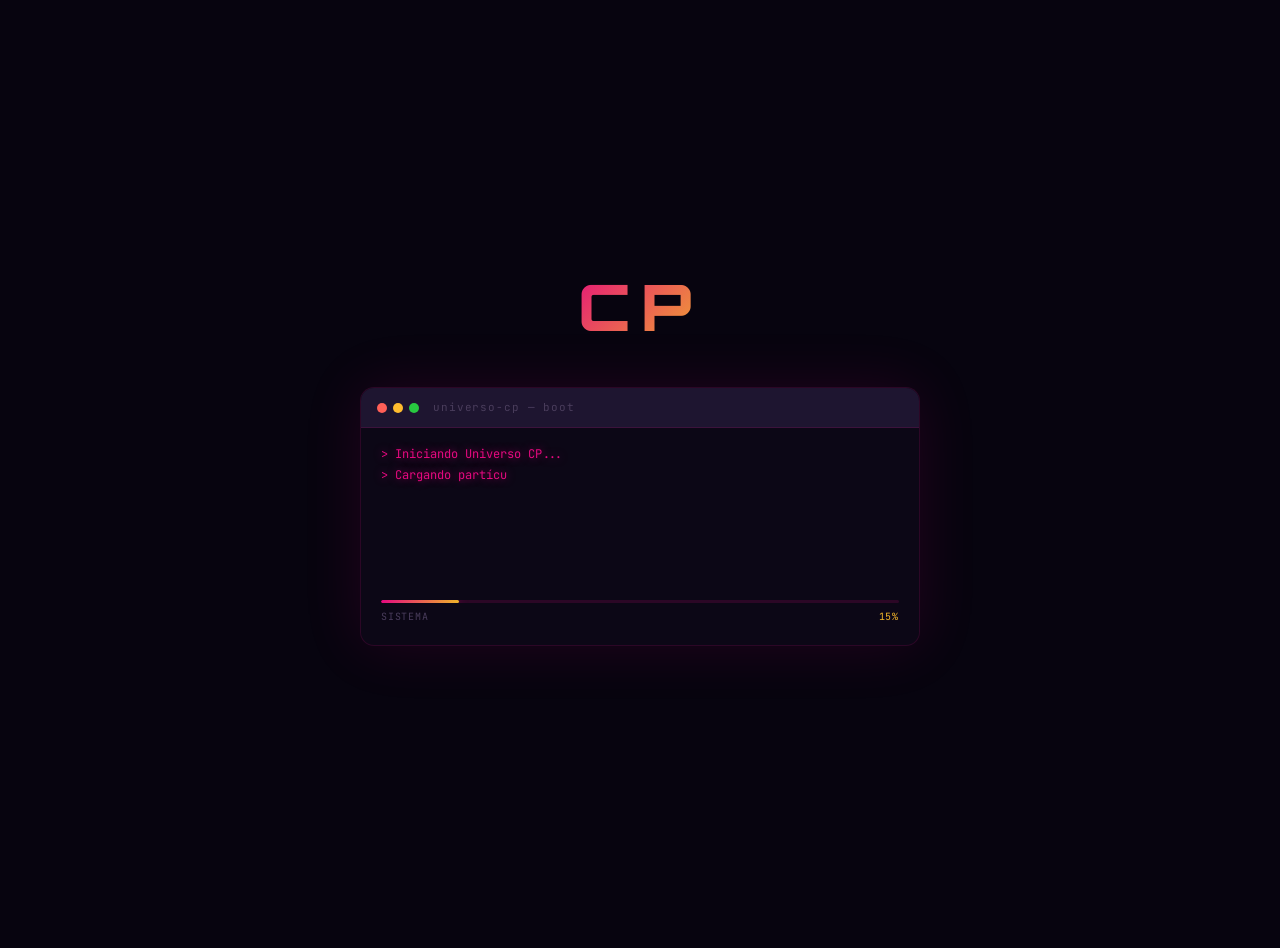
<file: index.html>
<!DOCTYPE html>
<html lang="es">
<head>
    <meta charset="UTF-8">
    <meta name="viewport" content="width=device-width, initial-scale=1.0">
    <meta name="theme-color" content="#07040f">
    <meta name="description" content="Portafolio de Cleidy Priscila Pérez Casia — Desarrolladora de Software apasionada por la tecnología y las soluciones digitales.">
    <title>Cleidy Pérez | Portafolio</title>
    <link rel="preconnect" href="https://fonts.googleapis.com">
    <link rel="preconnect" href="https://fonts.gstatic.com" crossorigin>
    <link rel="stylesheet" href="https://fonts.googleapis.com/css2?family=Space+Grotesk:wght@300;400;500;600;700&family=Orbitron:wght@400;500;700;900&family=JetBrains+Mono:wght@400;500&display=swap">
    <link rel="stylesheet" href="./CSS/style.css">
</head>
<body>

    <!-- ── Cinematic boot loader ───────────────── -->
    <div id="loader-overlay" aria-label="Cargando portafolio" role="status">
        <p class="loader__logo">CP</p>
        <div class="loader__terminal">
            <div class="loader__terminal-bar">
                <span class="loader__terminal-dot"></span>
                <span class="loader__terminal-dot"></span>
                <span class="loader__terminal-dot"></span>
                <span class="loader__terminal-title">universo-cp — boot</span>
            </div>
            <div id="loader-lines"></div>
            <div class="loader__progress-wrap">
                <div class="loader__progress-track">
                    <div id="loader-bar"></div>
                </div>
                <div class="loader__progress-label">
                    <span>SISTEMA</span>
                    <span id="loader-percent">0%</span>
                </div>
            </div>
        </div>
    </div>

    <!-- ── Star field canvas (always visible) ─── -->
    <canvas id="star-canvas" aria-hidden="true"></canvas>

    <!-- Custom cursor -->
    <div id="cursor-dot" aria-hidden="true"></div>
    <div id="cursor-ring" aria-hidden="true"></div>

    <!-- HUD grid background -->
    <div class="hud-grid" aria-hidden="true"></div>

    <!-- Header -->
    <header class="site-header">
        <div class="site-header__inner">
            <a class="brand" href="./index.html" aria-label="Cleidy Pérez, inicio">
                <span class="brand__mark" aria-hidden="true">CP</span>
                <span>Cleidy Pérez</span>
            </a>
            <nav class="site-nav" aria-label="Navegación principal">
                <ul class="site-nav__list">
                    <li><a class="site-nav__link" href="./presentacion.html">Sobre mí</a></li>
                    <li><a class="site-nav__link" href="./skills.html">Habilidades</a></li>
                    <li><a class="site-nav__link" href="./projects.html">Proyectos</a></li>
                    <li><a class="site-nav__link" href="./contacts.html">Contacto</a></li>
                </ul>
            </nav>
        </div>
    </header>

    <!-- Hero -->
    <main class="home" aria-label="Inicio">
        <!-- Particle canvas -->
        <canvas id="particles-canvas" aria-hidden="true"></canvas>

        <!-- HUD corners -->
        <span class="hud-corner hud-corner--tl" aria-hidden="true"></span>
        <span class="hud-corner hud-corner--tr" aria-hidden="true"></span>
        <span class="hud-corner hud-corner--bl" aria-hidden="true"></span>
        <span class="hud-corner hud-corner--br" aria-hidden="true"></span>

        <div class="home__content">
            <!-- Status badge -->
            <div class="home__status" aria-label="Estado: disponible">
                <span class="home__status-dot" aria-hidden="true"></span>
                Disponible para proyectos
            </div>

            <!-- Main title -->
            <h1 class="home__title">
                <span class="home__title-name">
                    <span class="glitch" data-text="Cleidy Pérez">Cleidy Pérez</span>
                </span>
            </h1>

            <!-- Typing role -->
            <div class="home__role-container" aria-live="polite">
                <span class="home__role-prefix">Soy</span>
                <span class="home__role-text" id="typing-role" aria-label="Rol profesional"></span>
                <span class="typing-cursor" aria-hidden="true"></span>
            </div>

            <p class="home__description">
                Apasionada por la tecnología y las soluciones digitales.<br>
                Construyo experiencias web que combinan diseño, funcionalidad y código limpio.
            </p>

            <div class="home__actions">
                <a class="button" href="./presentacion.html" id="cta-about">
                    <span>Sobre mí</span>
                    <span aria-hidden="true">→</span>
                </a>
                <a class="button button--ghost" href="./projects.html" id="cta-projects">
                    <span>Proyectos</span>
                </a>
                <a class="button button--ghost" href="./projects.html#applications" id="cta-apps">
                    <span>Aplicaciones</span>
                </a>
            </div>

            <!-- Secondary links -->
            <div class="home__secondary-links" aria-label="Accesos rápidos">
                <a href="./skills.html" id="link-skills-hero">// Habilidades</a>
                <span aria-hidden="true">·</span>
                <a href="./contacts.html" id="link-contact-hero">// Contacto</a>
            </div>
        </div>

        <!-- Scroll indicator -->
        <div class="home__scroll" aria-hidden="true">
            <span class="home__scroll-line"></span>
            <span>scroll</span>
        </div>
    </main>

    <!-- Toast notification -->
    <div id="toast" role="status" aria-live="polite"></div>

    <!-- Konami Easter Egg Overlay -->
    <div id="konami-overlay" role="dialog" aria-modal="true" aria-labelledby="konami-title">
        <div class="konami-content">
            <p class="konami-title" id="konami-title">✦ CÓDIGO DESBLOQUEADO ✦</p>
            <p class="konami-sub">¡Encontraste el Easter Egg del Universo CP!<br>¡Eres un/a verdadero/a gamer!</p>
            <button class="konami-close" id="konami-close">[ ESC ] Cerrar</button>
        </div>
    </div>

    <!-- Scripts — loader first so it shows before anything else -->
    <script src="./JS/loader.js"></script>
    <script src="./JS/stars.js" defer></script>
    <script src="./JS/cursor.js" defer></script>
    <script src="./JS/particles.js" defer></script>
    <script src="./JS/game-effects.js" defer></script>
    <script src="./JS/animations.js" defer></script>
</body>
</html>
</file>
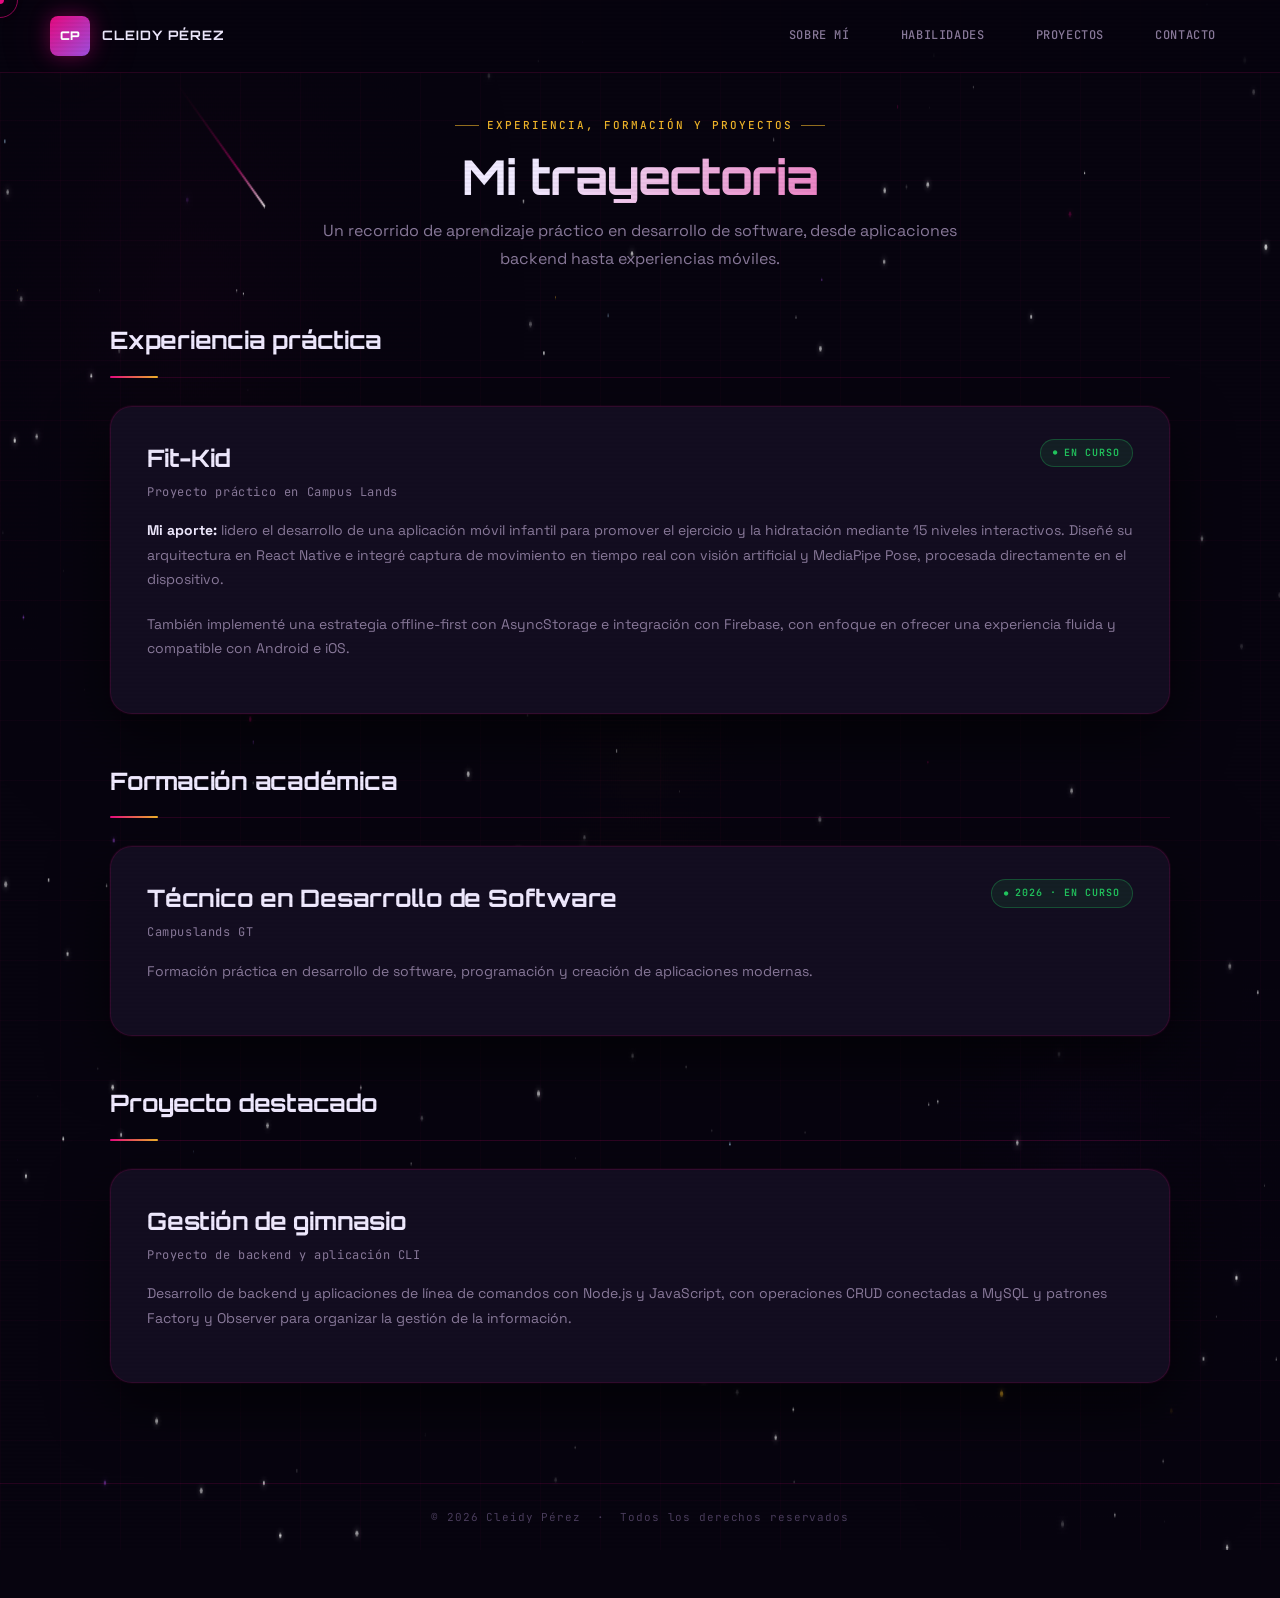
<file: information.html>
<!DOCTYPE html>
<html lang="es">
<head>
    <meta charset="UTF-8">
    <meta name="viewport" content="width=device-width, initial-scale=1.0">
    <meta name="theme-color" content="#07040f">
    <meta name="description" content="Trayectoria profesional, formación y proyectos de desarrollo de software de Cleidy Pérez.">
    <title>Trayectoria | Cleidy Pérez</title>
    <link rel="preconnect" href="https://fonts.googleapis.com">
    <link rel="preconnect" href="https://fonts.gstatic.com" crossorigin>
    <link rel="stylesheet" href="https://fonts.googleapis.com/css2?family=Space+Grotesk:wght@300;400;500;600;700&family=Orbitron:wght@400;500;700;900&family=JetBrains+Mono:wght@400;500&display=swap">
    <link rel="stylesheet" href="./CSS/style.css">
</head>
<body>
    <canvas id="star-canvas" aria-hidden="true"></canvas>

    <div id="cursor-dot" aria-hidden="true"></div>
    <div id="cursor-ring" aria-hidden="true"></div>
    <div class="hud-grid" aria-hidden="true"></div>

    <header class="site-header">
        <div class="site-header__inner">
            <a class="brand" href="./index.html" aria-label="Cleidy Pérez, inicio">
                <span class="brand__mark" aria-hidden="true">CP</span>
                <span>Cleidy Pérez</span>
            </a>
            <nav class="site-nav" aria-label="Navegación principal">
                <ul class="site-nav__list">
                    <li><a class="site-nav__link" href="./presentacion.html">Sobre mí</a></li>
                    <li><a class="site-nav__link" href="./skills.html">Habilidades</a></li>
                    <li><a class="site-nav__link" href="./projects.html">Proyectos</a></li>
                    <li><a class="site-nav__link" href="./contacts.html">Contacto</a></li>
                </ul>
            </nav>
        </div>
    </header>

    <main class="page-shell">
        <p class="eyebrow">Experiencia, formación y proyectos</p>
        <h1 class="page-heading">Mi trayectoria</h1>
        <p class="page-intro">Un recorrido de aprendizaje práctico en desarrollo de software, desde aplicaciones backend hasta experiencias móviles.</p>

        <!-- Experiencia práctica -->
        <section class="section-block" aria-labelledby="experience-title">
            <h2 class="section-title" id="experience-title">Experiencia práctica</h2>
            <div class="resume-list">
                <article class="resume-card card" id="exp-fitkid">
                    <div class="resume-card__top">
                        <div>
                            <h3 class="resume-card__title">Fit-Kid</h3>
                            <p class="resume-card__subtitle">Proyecto práctico en Campus Lands</p>
                        </div>
                        <span class="resume-card__date" aria-label="Estado: en curso">En curso</span>
                    </div>
                    <p class="resume-card__description"><strong style="color:var(--text-primary)">Mi aporte:</strong> lidero el desarrollo de una aplicación móvil infantil para promover el ejercicio y la hidratación mediante 15 niveles interactivos. Diseñé su arquitectura en React Native e integré captura de movimiento en tiempo real con visión artificial y MediaPipe Pose, procesada directamente en el dispositivo.</p>
                    <p class="resume-card__description">También implementé una estrategia offline-first con AsyncStorage e integración con Firebase, con enfoque en ofrecer una experiencia fluida y compatible con Android e iOS.</p>
                </article>
            </div>
        </section>

        <!-- Formación académica -->
        <section class="section-block" aria-labelledby="education-title">
            <h2 class="section-title" id="education-title">Formación académica</h2>
            <article class="resume-card card" id="edu-campus">
                <div class="resume-card__top">
                    <div>
                        <h3 class="resume-card__title">Técnico en Desarrollo de Software</h3>
                        <p class="resume-card__subtitle">Campuslands GT</p>
                    </div>
                    <span class="resume-card__date" aria-label="Estado: en curso">2026 · En curso</span>
                </div>
                <p class="resume-card__description">Formación práctica en desarrollo de software, programación y creación de aplicaciones modernas.</p>
            </article>
        </section>

        <!-- Proyecto destacado -->
        <section class="section-block" aria-labelledby="project-title">
            <h2 class="section-title" id="project-title">Proyecto destacado</h2>
            <article class="resume-card card" id="exp-gym">
                <div class="resume-card__top">
                    <div>
                        <h3 class="resume-card__title">Gestión de gimnasio</h3>
                        <p class="resume-card__subtitle">Proyecto de backend y aplicación CLI</p>
                    </div>
                </div>
                <p class="resume-card__description">Desarrollo de backend y aplicaciones de línea de comandos con Node.js y JavaScript, con operaciones CRUD conectadas a MySQL y patrones Factory y Observer para organizar la gestión de la información.</p>
            </article>
        </section>
    </main>

    <footer class="site-footer">
        <p>&copy; 2026 Cleidy Pérez &nbsp;·&nbsp; Todos los derechos reservados</p>
    </footer>

    <div id="toast" role="status" aria-live="polite"></div>
    <div id="konami-overlay" role="dialog" aria-modal="true" aria-labelledby="konami-title">
        <div class="konami-content">
            <p class="konami-title" id="konami-title">✦ CÓDIGO DESBLOQUEADO ✦</p>
            <p class="konami-sub">¡Encontraste el Easter Egg del Universo CP!</p>
            <button class="konami-close" id="konami-close">[ ESC ] Cerrar</button>
        </div>
    </div>

    <script src="./JS/stars.js" defer></script>
    <script src="./JS/cursor.js" defer></script>
    <script src="./JS/game-effects.js" defer></script>
    <script src="./JS/animations.js" defer></script>
</body>
</html>
</file>
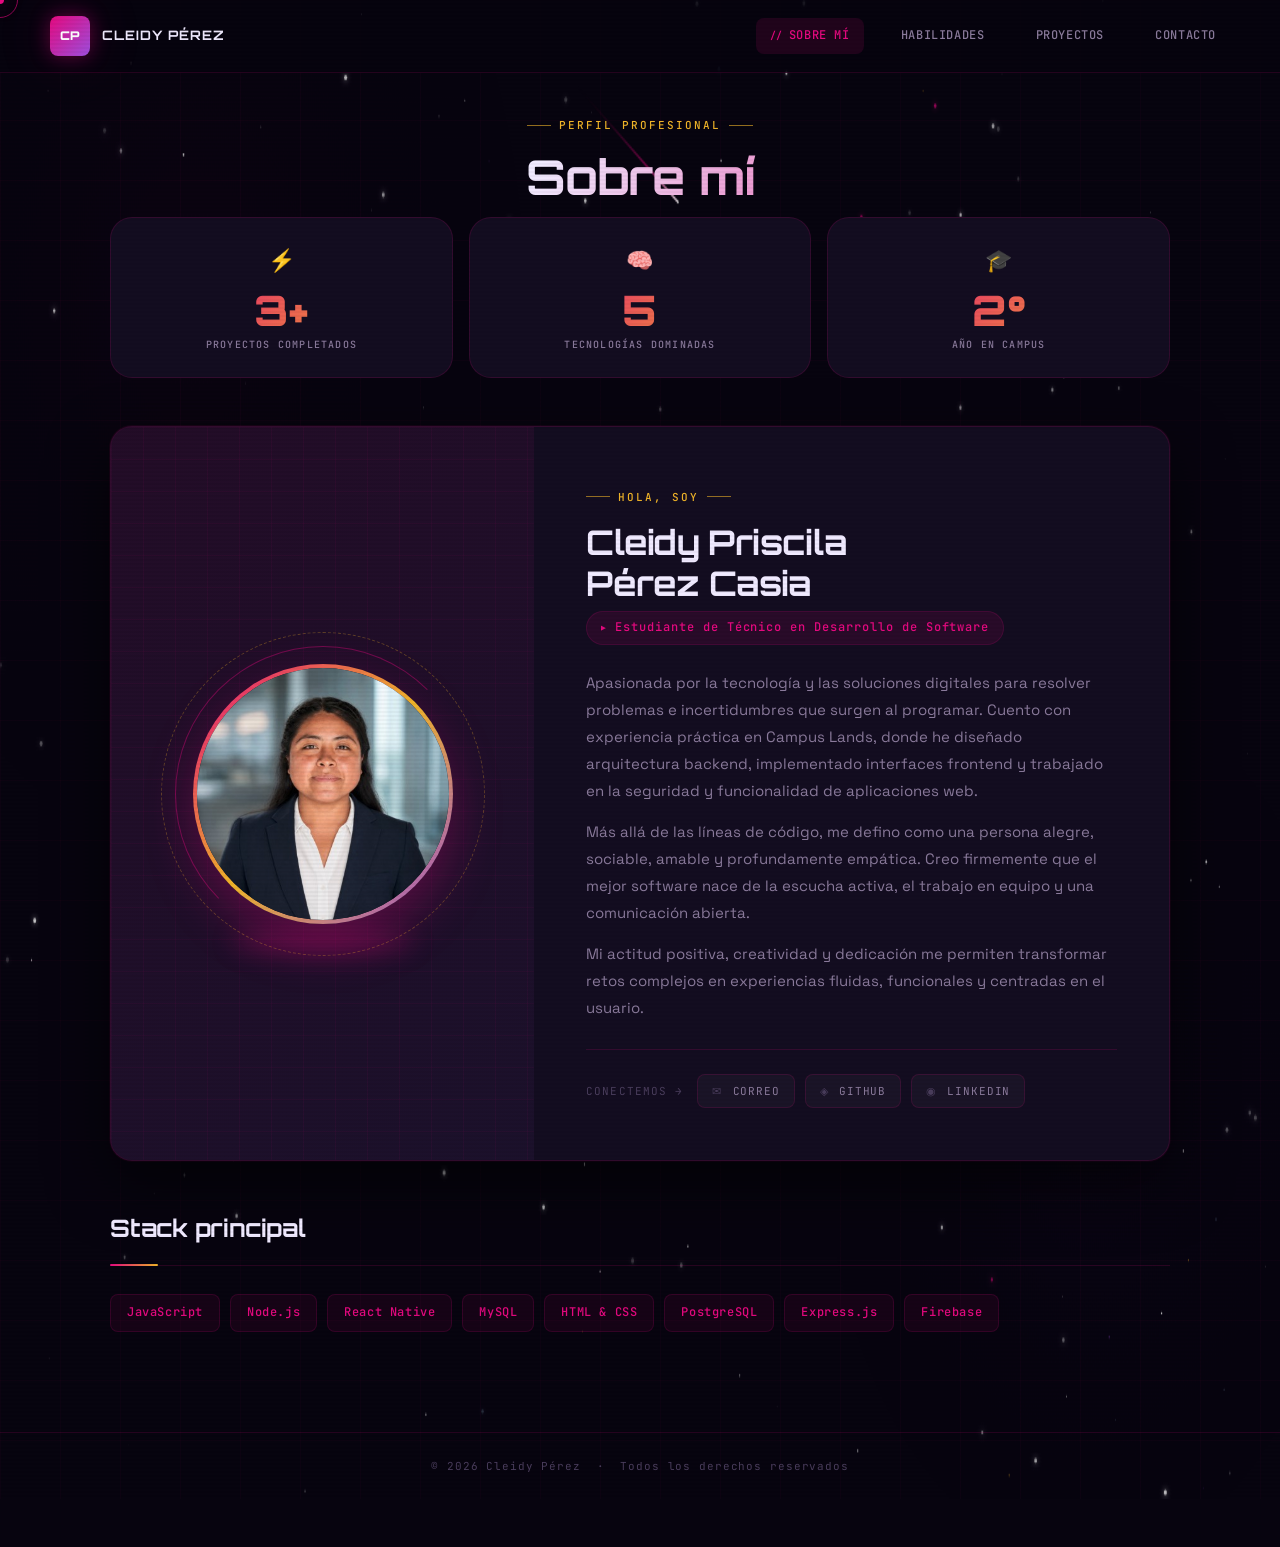
<file: presentacion.html>
<!DOCTYPE html>
<html lang="es">
<head>
    <meta charset="UTF-8">
    <meta name="viewport" content="width=device-width, initial-scale=1.0">
    <meta name="theme-color" content="#07040f">
    <meta name="description" content="Sobre mí: conoce a Cleidy Pérez, estudiante de Desarrollo de Software apasionada por las soluciones digitales.">
    <title>Sobre mí | Cleidy Pérez</title>
    <link rel="preconnect" href="https://fonts.googleapis.com">
    <link rel="preconnect" href="https://fonts.gstatic.com" crossorigin>
    <link rel="stylesheet" href="https://fonts.googleapis.com/css2?family=Space+Grotesk:wght@300;400;500;600;700&family=Orbitron:wght@400;500;700;900&family=JetBrains+Mono:wght@400;500&display=swap">
    <link rel="stylesheet" href="./CSS/style.css">
</head>
<body>
    <canvas id="star-canvas" aria-hidden="true"></canvas>

    <div id="cursor-dot" aria-hidden="true"></div>
    <div id="cursor-ring" aria-hidden="true"></div>
    <div class="hud-grid" aria-hidden="true"></div>

    <header class="site-header">
        <div class="site-header__inner">
            <a class="brand" href="./index.html" aria-label="Cleidy Pérez, inicio">
                <span class="brand__mark" aria-hidden="true">CP</span>
                <span>Cleidy Pérez</span>
            </a>
            <nav class="site-nav" aria-label="Navegación principal">
                <ul class="site-nav__list">
                    <li><a class="site-nav__link" href="./presentacion.html" aria-current="page">Sobre mí</a></li>
                    <li><a class="site-nav__link" href="./skills.html">Habilidades</a></li>
                    <li><a class="site-nav__link" href="./projects.html">Proyectos</a></li>
                    <li><a class="site-nav__link" href="./contacts.html">Contacto</a></li>
                </ul>
            </nav>
        </div>
    </header>

    <main class="page-shell">
        <p class="eyebrow">Perfil profesional</p>
        <h1 class="page-heading">Sobre mí</h1>

        <!-- Stats RPG -->
        <div class="stats-row" aria-label="Estadísticas">
            <div class="stat-card reveal">
                <span class="stat-card__icon" aria-hidden="true">⚡</span>
                <div class="stat-card__number count-up" data-target="3" data-suffix="+">0+</div>
                <div class="stat-card__label">Proyectos completados</div>
            </div>
            <div class="stat-card reveal">
                <span class="stat-card__icon" aria-hidden="true">🧠</span>
                <div class="stat-card__number count-up" data-target="5" data-suffix="">0</div>
                <div class="stat-card__label">Tecnologías dominadas</div>
            </div>
            <div class="stat-card reveal">
                <span class="stat-card__icon" aria-hidden="true">🎓</span>
                <div class="stat-card__number count-up" data-target="2" data-suffix="°">0°</div>
                <div class="stat-card__label">Año en campus</div>
            </div>
        </div>

        <!-- Profile card -->
        <section class="profile card reveal" aria-labelledby="profile-title">
            <div class="profile__visual">
                <div class="profile__portrait">
                    <span class="profile__shadow" aria-hidden="true"></span>
                    <img class="profile__avatar" src="./IMG/portafolio.png"
                         alt="Fotografía profesional de Cleidy Pérez"
                         width="260" height="260">
                </div>
            </div>
            <div class="profile__content">
                <p class="eyebrow" style="justify-content:flex-start; width:auto;">Hola, soy</p>
                <h2 class="profile__title" id="profile-title">Cleidy Priscila<br>Pérez Casia</h2>
                <span class="profile__role">Estudiante de Técnico en Desarrollo de Software</span>
                <p class="profile__description">Apasionada por la tecnología y las soluciones digitales para resolver problemas e incertidumbres que surgen al programar. Cuento con experiencia práctica en Campus Lands, donde he diseñado arquitectura backend, implementado interfaces frontend y trabajado en la seguridad y funcionalidad de aplicaciones web.</p>
                <p class="profile__description">Más allá de las líneas de código, me defino como una persona alegre, sociable, amable y profundamente empática. Creo firmemente que el mejor software nace de la escucha activa, el trabajo en equipo y una comunicación abierta.</p>
                <p class="profile__description">Mi actitud positiva, creatividad y dedicación me permiten transformar retos complejos en experiencias fluidas, funcionales y centradas en el usuario.</p>

                <div class="profile__connect">
                    <span>Conectemos →</span>
                    <a href="mailto:perezcleidy069@gmail.com" id="link-email">
                        <span aria-hidden="true">✉</span> Correo
                    </a>
                    <a href="https://github.com/perezcleidy069-sketch" target="_blank" rel="noopener noreferrer" id="link-github">
                        <span aria-hidden="true">◈</span> GitHub
                    </a>
                    <a href="https://www.linkedin.com/in/cleidy-p%C3%A9rez-a107b226b/" target="_blank" rel="noopener noreferrer" id="link-linkedin">
                        <span aria-hidden="true">◉</span> LinkedIn
                    </a>
                </div>
            </div>
        </section>

        <!-- Skills highlight -->
        <section class="section-block" aria-labelledby="highlights-title">
            <h2 class="section-title" id="highlights-title">Stack principal</h2>
            <ul class="skills-list" aria-label="Habilidades principales">
                <li class="skill">JavaScript</li>
                <li class="skill">Node.js</li>
                <li class="skill">React Native</li>
                <li class="skill">MySQL</li>
                <li class="skill">HTML &amp; CSS</li>
                <li class="skill">PostgreSQL</li>
                <li class="skill">Express.js</li>
                <li class="skill">Firebase</li>
            </ul>
        </section>
    </main>

    <footer class="site-footer">
        <p>&copy; 2026 Cleidy Pérez &nbsp;·&nbsp; Todos los derechos reservados</p>
    </footer>

    <div id="toast" role="status" aria-live="polite"></div>
    <div id="konami-overlay" role="dialog" aria-modal="true" aria-labelledby="konami-title">
        <div class="konami-content">
            <p class="konami-title" id="konami-title">✦ CÓDIGO DESBLOQUEADO ✦</p>
            <p class="konami-sub">¡Encontraste el Easter Egg del Universo CP!</p>
            <button class="konami-close" id="konami-close">[ ESC ] Cerrar</button>
        </div>
    </div>

    <script src="./JS/stars.js" defer></script>
    <script src="./JS/cursor.js" defer></script>
    <script src="./JS/game-effects.js" defer></script>
    <script src="./JS/animations.js" defer></script>
</body>
</html>
</file>
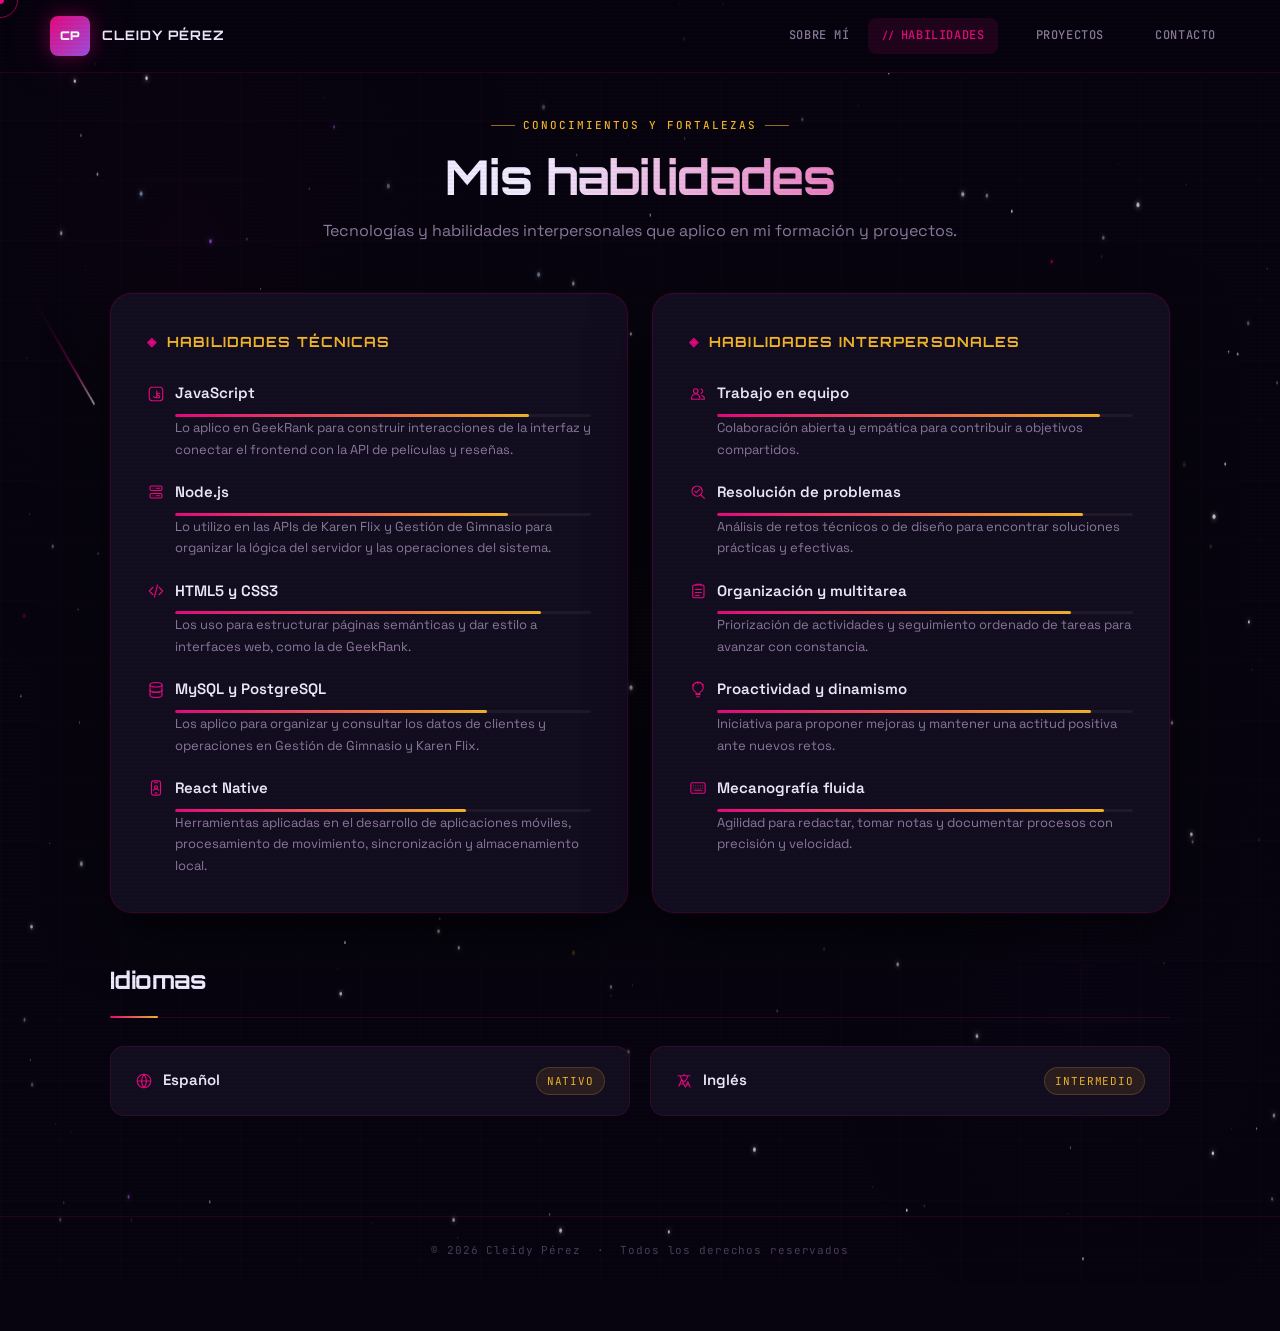
<file: skills.html>
<!DOCTYPE html>
<html lang="es">
<head>
    <meta charset="UTF-8">
    <meta name="viewport" content="width=device-width, initial-scale=1.0">
    <meta name="theme-color" content="#07040f">
    <meta name="description" content="Habilidades técnicas, interpersonales e idiomas de Cleidy Pérez — Desarrolladora de Software.">
    <title>Habilidades | Cleidy Pérez</title>
    <link rel="preconnect" href="https://fonts.googleapis.com">
    <link rel="preconnect" href="https://fonts.gstatic.com" crossorigin>
    <link rel="stylesheet" href="https://fonts.googleapis.com/css2?family=Space+Grotesk:wght@300;400;500;600;700&family=Orbitron:wght@400;500;700;900&family=JetBrains+Mono:wght@400;500&display=swap">
    <link rel="stylesheet" href="./CSS/style.css">
</head>
<body>
    <canvas id="star-canvas" aria-hidden="true"></canvas>

    <div id="cursor-dot" aria-hidden="true"></div>
    <div id="cursor-ring" aria-hidden="true"></div>
    <div class="hud-grid" aria-hidden="true"></div>

    <header class="site-header">
        <div class="site-header__inner">
            <a class="brand" href="./index.html" aria-label="Cleidy Pérez, inicio">
                <span class="brand__mark" aria-hidden="true">CP</span>
                <span>Cleidy Pérez</span>
            </a>
            <nav class="site-nav" aria-label="Navegación principal">
                <ul class="site-nav__list">
                    <li><a class="site-nav__link" href="./presentacion.html">Sobre mí</a></li>
                    <li><a class="site-nav__link" href="./skills.html" aria-current="page">Habilidades</a></li>
                    <li><a class="site-nav__link" href="./projects.html">Proyectos</a></li>
                    <li><a class="site-nav__link" href="./contacts.html">Contacto</a></li>
                </ul>
            </nav>
        </div>
    </header>

    <main class="page-shell">
        <p class="eyebrow">Conocimientos y fortalezas</p>
        <h1 class="page-heading">Mis habilidades</h1>
        <p class="page-intro">Tecnologías y habilidades interpersonales que aplico en mi formación y proyectos.</p>

        <section class="skill-groups" aria-label="Habilidades">

            <!-- Technical skills -->
            <article class="skill-group card" aria-labelledby="tech-title">
                <h2 class="skill-group__title" id="tech-title">Habilidades técnicas</h2>
                <ul class="skill-detail-list">
                    <li>
                        <h3 class="skill-detail__title">
                            <svg class="skill-icon" viewBox="0 0 24 24" aria-hidden="true"><rect x="3" y="3" width="18" height="18" rx="4"></rect><path d="M13 8v7a2 2 0 0 1-4 0M17 11h-2a1.5 1.5 0 0 0 0 3h.5a1.5 1.5 0 0 1 0 3H13"></path></svg>
                            JavaScript
                        </h3>
                        <div class="skill-bar" role="progressbar" aria-valuenow="85" aria-valuemin="0" aria-valuemax="100" aria-label="Nivel JavaScript: 85%">
                            <div class="skill-bar__fill" data-pct="85"></div>
                        </div>
                        <p class="skill-detail__description">Lo aplico en GeekRank para construir interacciones de la interfaz y conectar el frontend con la API de películas y reseñas.</p>
                    </li>
                    <li>
                        <h3 class="skill-detail__title">
                            <svg class="skill-icon" viewBox="0 0 24 24" aria-hidden="true"><rect x="4" y="4" width="16" height="6" rx="2"></rect><rect x="4" y="14" width="16" height="6" rx="2"></rect><path d="M8 7h.01M8 17h.01M12 7h5M12 17h5"></path></svg>
                            Node.js
                        </h3>
                        <div class="skill-bar" role="progressbar" aria-valuenow="80" aria-valuemin="0" aria-valuemax="100" aria-label="Nivel Node.js: 80%">
                            <div class="skill-bar__fill" data-pct="80"></div>
                        </div>
                        <p class="skill-detail__description">Lo utilizo en las APIs de Karen Flix y Gestión de Gimnasio para organizar la lógica del servidor y las operaciones del sistema.</p>
                    </li>
                    <li>
                        <h3 class="skill-detail__title">
                            <svg class="skill-icon" viewBox="0 0 24 24" aria-hidden="true"><path d="m8 7-5 5 5 5M16 7l5 5-5 5M14 4l-4 16"></path></svg>
                            HTML5 y CSS3
                        </h3>
                        <div class="skill-bar" role="progressbar" aria-valuenow="88" aria-valuemin="0" aria-valuemax="100" aria-label="Nivel HTML y CSS: 88%">
                            <div class="skill-bar__fill" data-pct="88"></div>
                        </div>
                        <p class="skill-detail__description">Los uso para estructurar páginas semánticas y dar estilo a interfaces web, como la de GeekRank.</p>
                    </li>
                    <li>
                        <h3 class="skill-detail__title">
                            <svg class="skill-icon" viewBox="0 0 24 24" aria-hidden="true"><ellipse cx="12" cy="5" rx="8" ry="3"></ellipse><path d="M4 5v7c0 1.7 3.6 3 8 3s8-1.3 8-3V5M4 12v7c0 1.7 3.6 3 8 3s8-1.3 8-3v-7"></path><path d="M4 12c0 1.7 3.6 3 8 3s8-1.3 8-3"></path></svg>
                            MySQL y PostgreSQL
                        </h3>
                        <div class="skill-bar" role="progressbar" aria-valuenow="75" aria-valuemin="0" aria-valuemax="100" aria-label="Nivel bases de datos: 75%">
                            <div class="skill-bar__fill" data-pct="75"></div>
                        </div>
                        <p class="skill-detail__description">Los aplico para organizar y consultar los datos de clientes y operaciones en Gestión de Gimnasio y Karen Flix.</p>
                    </li>
                    <li>
                        <h3 class="skill-detail__title">
                            <svg class="skill-icon" viewBox="0 0 24 24" aria-hidden="true"><rect x="6" y="2.5" width="12" height="19" rx="2.5"></rect><path d="M10 5h4M11 18.5h2"></path><circle cx="12" cy="11" r="2"></circle><path d="M8.5 15a4.5 4.5 0 0 1 7 0"></path></svg>
                            React Native
                        </h3>
                        <div class="skill-bar" role="progressbar" aria-valuenow="70" aria-valuemin="0" aria-valuemax="100" aria-label="Nivel React Native: 70%">
                            <div class="skill-bar__fill" data-pct="70"></div>
                        </div>
                        <p class="skill-detail__description">Herramientas aplicadas en el desarrollo de aplicaciones móviles, procesamiento de movimiento, sincronización y almacenamiento local.</p>
                    </li>
                </ul>
            </article>

            <!-- Soft skills -->
            <article class="skill-group card" aria-labelledby="soft-title">
                <h2 class="skill-group__title" id="soft-title">Habilidades interpersonales</h2>
                <ul class="skill-detail-list">
                    <li>
                        <h3 class="skill-detail__title">
                            <svg class="skill-icon" viewBox="0 0 24 24" aria-hidden="true"><circle cx="9" cy="8" r="3"></circle><path d="M3.5 19v-1.5a5.5 5.5 0 0 1 11 0V19zM16 5.5a3 3 0 0 1 0 5.8M17 14a4.5 4.5 0 0 1 3.5 4.4V19h-4"></path></svg>
                            Trabajo en equipo
                        </h3>
                        <div class="skill-bar" role="progressbar" aria-valuenow="92" aria-valuemin="0" aria-valuemax="100" aria-label="Trabajo en equipo: 92%">
                            <div class="skill-bar__fill" data-pct="92"></div>
                        </div>
                        <p class="skill-detail__description">Colaboración abierta y empática para contribuir a objetivos compartidos.</p>
                    </li>
                    <li>
                        <h3 class="skill-detail__title">
                            <svg class="skill-icon" viewBox="0 0 24 24" aria-hidden="true"><circle cx="10.8" cy="10.8" r="6.8"></circle><path d="m16 16 4.5 4.5M8 11l1.8 1.8L14 8.5"></path></svg>
                            Resolución de problemas
                        </h3>
                        <div class="skill-bar" role="progressbar" aria-valuenow="88" aria-valuemin="0" aria-valuemax="100" aria-label="Resolución de problemas: 88%">
                            <div class="skill-bar__fill" data-pct="88"></div>
                        </div>
                        <p class="skill-detail__description">Análisis de retos técnicos o de diseño para encontrar soluciones prácticas y efectivas.</p>
                    </li>
                    <li>
                        <h3 class="skill-detail__title">
                            <svg class="skill-icon" viewBox="0 0 24 24" aria-hidden="true"><rect x="5" y="4" width="15" height="17" rx="2"></rect><path d="M9 4.5V3h7v1.5M8.5 10h8M8.5 14h8M8.5 18h5"></path></svg>
                            Organización y multitarea
                        </h3>
                        <div class="skill-bar" role="progressbar" aria-valuenow="85" aria-valuemin="0" aria-valuemax="100" aria-label="Organización: 85%">
                            <div class="skill-bar__fill" data-pct="85"></div>
                        </div>
                        <p class="skill-detail__description">Priorización de actividades y seguimiento ordenado de tareas para avanzar con constancia.</p>
                    </li>
                    <li>
                        <h3 class="skill-detail__title">
                            <svg class="skill-icon" viewBox="0 0 24 24" aria-hidden="true"><path d="M9 18h6M10 21h4M8.5 14.5a7 7 0 1 1 7 0c-.9.7-1.3 1.5-1.5 2.5h-4c-.2-1-.6-1.8-1.5-2.5zM12 2v2M4.9 4.9l1.4 1.4M19.1 4.9l-1.4 1.4"></path></svg>
                            Proactividad y dinamismo
                        </h3>
                        <div class="skill-bar" role="progressbar" aria-valuenow="90" aria-valuemin="0" aria-valuemax="100" aria-label="Proactividad: 90%">
                            <div class="skill-bar__fill" data-pct="90"></div>
                        </div>
                        <p class="skill-detail__description">Iniciativa para proponer mejoras y mantener una actitud positiva ante nuevos retos.</p>
                    </li>
                    <li>
                        <h3 class="skill-detail__title">
                            <svg class="skill-icon" viewBox="0 0 24 24" aria-hidden="true"><rect x="2.5" y="5" width="19" height="14" rx="2"></rect><path d="M6 9h.01M9 9h.01M12 9h.01M15 9h.01M18 9h.01M6 12h.01M9 12h.01M12 12h.01M15 12h.01M18 12h.01M7 15h10"></path></svg>
                            Mecanografía fluida
                        </h3>
                        <div class="skill-bar" role="progressbar" aria-valuenow="93" aria-valuemin="0" aria-valuemax="100" aria-label="Mecanografía: 93%">
                            <div class="skill-bar__fill" data-pct="93"></div>
                        </div>
                        <p class="skill-detail__description">Agilidad para redactar, tomar notas y documentar procesos con precisión y velocidad.</p>
                    </li>
                </ul>
            </article>
        </section>

        <!-- Languages -->
        <section class="section-block" aria-labelledby="languages-title">
            <h2 class="section-title" id="languages-title">Idiomas</h2>
            <div class="language-list">
                <div class="language-item">
                    <span class="language-item__name">
                        <svg class="skill-icon" viewBox="0 0 24 24" aria-hidden="true"><circle cx="12" cy="12" r="9"></circle><path d="M3 12h18M12 3a14 14 0 0 1 0 18M12 3a14 14 0 0 0 0 18"></path></svg>
                        Español
                    </span>
                    <span class="language-item__level">Nativo</span>
                </div>
                <div class="language-item">
                    <span class="language-item__name">
                        <svg class="skill-icon" viewBox="0 0 24 24" aria-hidden="true"><path d="M4 5h16M12 3v2M7 5c.6 4 3.4 7 6.5 8M17 5c-.5 3-2 5.5-4 7.5M5 19l4-9 4 9M6.3 16h5.4M14 20l3-7 3 7M15.3 17h3.4"></path></svg>
                        Inglés
                    </span>
                    <span class="language-item__level">Intermedio</span>
                </div>
            </div>
        </section>
    </main>

    <footer class="site-footer">
        <p>&copy; 2026 Cleidy Pérez &nbsp;·&nbsp; Todos los derechos reservados</p>
    </footer>

    <div id="toast" role="status" aria-live="polite"></div>
    <div id="konami-overlay" role="dialog" aria-modal="true" aria-labelledby="konami-title">
        <div class="konami-content">
            <p class="konami-title" id="konami-title">✦ CÓDIGO DESBLOQUEADO ✦</p>
            <p class="konami-sub">¡Encontraste el Easter Egg del Universo CP!</p>
            <button class="konami-close" id="konami-close">[ ESC ] Cerrar</button>
        </div>
    </div>

    <script src="./JS/stars.js" defer></script>
    <script src="./JS/cursor.js" defer></script>
    <script src="./JS/game-effects.js" defer></script>
    <script src="./JS/animations.js" defer></script>
</body>
</html>
</file>
<file: CSS/style.css>
/* ================================================================
   CLEIDY PÉREZ — UNIVERSO CP | DARK GALACTIC PORTFOLIO
   ================================================================ */
/* Google Fonts are loaded via <link> tags in each HTML file */

/* ── Design Tokens ────────────────────────────────────────────── */
:root {
    color-scheme: dark;

    /* Backgrounds */
    --bg-deep:     #07040f;
    --bg-mid:      #0f0a1a;
    --bg-surface:  #160f24;
    --bg-elevated: #1e1530;
    --bg-card:     #130d20;

    /* Neon Accents (original palette evolved) */
    --neon-pink:   #e5097f;
    --neon-pink-2: #c0145e;
    --neon-gold:   #f0b429;
    --neon-gold-2: #b8891e;
    --neon-purple: #9d4edd;
    --neon-cyan:   #00d4ff;

    /* Text */
    --text-primary: #f0eaff;
    --text-muted:   #8a7a9b;
    --text-faint:   #4a3d5c;

    /* Borders & Glows */
    --border-subtle:   rgba(229, 9, 127, 0.15);
    --border-mid:      rgba(229, 9, 127, 0.28);
    --border-bright:   rgba(229, 9, 127, 0.55);
    --glow-pink:       0 0 20px rgba(229, 9, 127, 0.4), 0 0 60px rgba(229, 9, 127, 0.15);
    --glow-gold:       0 0 20px rgba(240, 180, 41, 0.4), 0 0 60px rgba(240, 180, 41, 0.1);
    --glow-purple:     0 0 20px rgba(157, 78, 221, 0.4);

    /* Shadows */
    --shadow-card:     0 24px 60px rgba(0,0,0,0.6), 0 0 0 1px rgba(229,9,127,0.08);
    --shadow-hover:    0 32px 80px rgba(0,0,0,0.7), 0 0 0 1px rgba(229,9,127,0.2);

    /* Typography */
    --font-display: 'Orbitron', monospace;
    --font-body:    'Space Grotesk', 'Segoe UI', sans-serif;
    --font-mono:    'JetBrains Mono', monospace;

    /* Radius */
    --radius-sm:   8px;
    --radius-md:   14px;
    --radius-lg:   22px;
    --radius-xl:   32px;

    /* Transitions */
    --ease-spring: cubic-bezier(0.22, 1, 0.36, 1);
    --ease-out:    cubic-bezier(0.16, 1, 0.3, 1);
}

/* ── Reset & Base ─────────────────────────────────────────────── */
*, *::before, *::after {
    box-sizing: border-box;
    margin: 0;
    padding: 0;
}

html {
    min-width: 320px;
    scroll-behavior: smooth;
}

body {
    min-height: 100vh;
    background: var(--bg-deep);
    color: var(--text-primary);
    font-family: var(--font-body);
    line-height: 1.65;
    -webkit-font-smoothing: antialiased;
    overflow-x: hidden;
    cursor: none;
}

/* Hide default cursor globally when custom cursor is active */
body.cursor-active,
body.cursor-active * {
    cursor: none !important;
}

a {
    color: inherit;
    text-decoration: none;
}

a:focus-visible {
    outline: 2px solid var(--neon-pink);
    outline-offset: 4px;
    border-radius: 4px;
}

img {
    max-width: 100%;
    display: block;
}

/* ── Custom Cursor ────────────────────────────────────────────── */
#cursor-dot {
    position: fixed;
    top: 0; left: 0;
    width: 8px; height: 8px;
    background: var(--neon-pink);
    border-radius: 50%;
    pointer-events: none;
    z-index: 10000;
    transform: translate(-50%, -50%);
    transition: transform 0.08s ease, background 0.2s ease;
    box-shadow: var(--glow-pink);
}

#cursor-ring {
    position: fixed;
    top: 0; left: 0;
    width: 36px; height: 36px;
    border: 1.5px solid rgba(229, 9, 127, 0.6);
    border-radius: 50%;
    pointer-events: none;
    z-index: 9999;
    transform: translate(-50%, -50%);
    transition: transform 0.18s var(--ease-spring), width 0.25s ease, height 0.25s ease, border-color 0.25s ease;
}

#cursor-ring.hovering {
    width: 56px; height: 56px;
    border-color: var(--neon-gold);
    border-width: 2px;
}

/* ── Scanline Overlay ─────────────────────────────────────────── */
body::before {
    content: '';
    position: fixed;
    inset: 0;
    background: repeating-linear-gradient(
        0deg,
        transparent,
        transparent 2px,
        rgba(0, 0, 0, 0.03) 2px,
        rgba(0, 0, 0, 0.03) 4px
    );
    pointer-events: none;
    z-index: 9998;
}

/* ── HUD Grid Background ──────────────────────────────────────── */
.hud-grid {
    position: fixed;
    inset: 0;
    background-image:
        linear-gradient(rgba(229, 9, 127, 0.03) 1px, transparent 1px),
        linear-gradient(90deg, rgba(229, 9, 127, 0.03) 1px, transparent 1px);
    background-size: 60px 60px;
    pointer-events: none;
    z-index: -1;
}

/* ── Header / Nav ─────────────────────────────────────────────── */
.site-header {
    position: fixed;
    top: 0; left: 0; right: 0;
    z-index: 1000;
    background: rgba(7, 4, 15, 0.85);
    backdrop-filter: blur(20px) saturate(1.4);
    -webkit-backdrop-filter: blur(20px) saturate(1.4);
    border-bottom: 1px solid var(--border-subtle);
    transition: background 0.3s ease, border-color 0.3s ease;
}

.site-header.scrolled {
    background: rgba(7, 4, 15, 0.97);
    border-bottom-color: var(--border-mid);
}

.site-header__inner {
    display: flex;
    width: min(1180px, calc(100% - 48px));
    min-height: 72px;
    margin: 0 auto;
    align-items: center;
    justify-content: space-between;
    gap: 24px;
}

/* Brand */
.brand {
    display: inline-flex;
    align-items: center;
    gap: 12px;
    font-family: var(--font-display);
    font-size: 13px;
    font-weight: 700;
    letter-spacing: 0.08em;
    text-transform: uppercase;
    color: var(--text-primary);
    transition: transform 0.2s ease;
}

.brand:hover {
    transform: translateY(-1px);
}

.brand__mark {
    display: grid;
    width: 40px;
    height: 40px;
    place-items: center;
    border-radius: var(--radius-sm);
    background: linear-gradient(135deg, var(--neon-pink), var(--neon-purple));
    color: #fff;
    font-family: var(--font-display);
    font-size: 12px;
    font-weight: 900;
    letter-spacing: 0.05em;
    box-shadow: var(--glow-pink);
    animation: brand-pulse 3s ease-in-out infinite;
}

@keyframes brand-pulse {
    0%, 100% { box-shadow: var(--glow-pink); }
    50% { box-shadow: 0 0 30px rgba(229,9,127,0.6), 0 0 80px rgba(229,9,127,0.2); }
}

/* Nav */
.site-nav__list {
    display: flex;
    align-items: center;
    gap: 4px;
    list-style: none;
    flex-wrap: wrap;
    overflow-x: auto;
    -ms-overflow-style: none;
    scrollbar-width: none;
}
.site-nav__list::-webkit-scrollbar { display: none; }

.site-nav__link {
    display: inline-flex;
    align-items: center;
    gap: 6px;
    padding: 8px 14px;
    border-radius: var(--radius-sm);
    color: var(--text-muted);
    font-family: var(--font-mono);
    font-size: 12px;
    font-weight: 500;
    letter-spacing: 0.05em;
    text-transform: uppercase;
    transition: color 0.2s ease, background 0.2s ease;
    position: relative;
}

.site-nav__link::before {
    content: '//';
    font-size: 10px;
    opacity: 0;
    transform: translateX(-4px);
    transition: opacity 0.2s ease, transform 0.2s ease;
    color: var(--neon-pink);
}

.site-nav__link:hover::before,
.site-nav__link[aria-current="page"]::before {
    opacity: 1;
    transform: translateX(0);
}

.site-nav__link:hover,
.site-nav__link[aria-current="page"] {
    color: var(--text-primary);
    background: rgba(229, 9, 127, 0.1);
}

.site-nav__link[aria-current="page"] {
    color: var(--neon-pink);
    background: rgba(229, 9, 127, 0.12);
}

/* ── Page Layout ──────────────────────────────────────────────── */
.page-shell {
    width: min(1060px, calc(100% - 48px));
    margin: 0 auto;
    padding: 108px 0 100px;
    position: relative;
    z-index: 1;
}

.page-heading {
    margin: 0 0 14px;
    font-family: var(--font-display);
    font-size: clamp(28px, 5vw, 48px);
    font-weight: 700;
    letter-spacing: -0.02em;
    line-height: 1.1;
    text-align: center;
    background: linear-gradient(120deg, var(--text-primary) 40%, var(--neon-pink));
    background-clip: text;
    -webkit-background-clip: text;
    -webkit-text-fill-color: transparent;
}

.page-intro {
    max-width: 640px;
    margin: 0 auto 48px;
    color: var(--text-muted);
    font-size: 16px;
    line-height: 1.75;
    text-align: center;
}

.eyebrow {
    display: inline-flex;
    align-items: center;
    gap: 8px;
    margin: 0 0 16px;
    color: var(--neon-gold);
    font-family: var(--font-mono);
    font-size: 11px;
    font-weight: 500;
    letter-spacing: 0.18em;
    text-transform: uppercase;
    justify-content: center;
    width: 100%;
}

.eyebrow::before,
.eyebrow::after {
    content: '';
    display: inline-block;
    width: 24px;
    height: 1px;
    background: var(--neon-gold);
    opacity: 0.6;
}

/* ── Cards ────────────────────────────────────────────────────── */
.card {
    background: var(--bg-card);
    border: 1px solid var(--border-subtle);
    border-radius: var(--radius-lg);
    box-shadow: var(--shadow-card);
    transition: transform 0.3s var(--ease-spring), box-shadow 0.3s ease, border-color 0.3s ease;
    position: relative;
    overflow: hidden;
}

.card::before {
    content: '';
    position: absolute;
    inset: 0;
    background: radial-gradient(
        600px circle at var(--card-pointer-x, 50%) var(--card-pointer-y, 50%),
        rgba(229, 9, 127, 0.07),
        transparent 60%
    );
    opacity: 0;
    transition: opacity 0.3s ease;
    pointer-events: none;
    z-index: 0;
    border-radius: inherit;
}

.card:hover::before {
    opacity: 1;
}

.card:hover {
    border-color: var(--border-mid);
    box-shadow: var(--shadow-hover);
    transform: perspective(900px) translateY(-4px) rotateX(var(--card-rotate-x, 0deg)) rotateY(var(--card-rotate-y, 0deg));
}

/* ── Footer ───────────────────────────────────────────────────── */
.site-footer {
    position: relative;
    z-index: 1;
    padding: 24px;
    border-top: 1px solid var(--border-subtle);
    color: var(--text-faint);
    font-family: var(--font-mono);
    font-size: 11px;
    text-align: center;
    letter-spacing: 0.08em;
}

.site-footer p { margin: 0; }

/* ── ════════════════════════════════════════════════════════════
   HOME PAGE
   ════════════════════════════════════════════════════════════ */
.home {
    position: relative;
    min-height: 100vh;
    display: flex;
    flex-direction: column;
    align-items: center;
    justify-content: center;
    overflow: hidden;
    padding: 100px 24px 80px;
    text-align: center;
}

#particles-canvas {
    position: absolute;
    inset: 0;
    width: 100%;
    height: 100%;
    z-index: 0;
    pointer-events: none;
    display: block;
}

.home__content {
    position: relative;
    z-index: 2;
    width: min(820px, 100%);
}

/* Status badge */
.home__status {
    display: inline-flex;
    align-items: center;
    gap: 8px;
    padding: 6px 16px;
    background: rgba(229, 9, 127, 0.08);
    border: 1px solid var(--border-subtle);
    border-radius: 100px;
    font-family: var(--font-mono);
    font-size: 11px;
    color: var(--text-muted);
    letter-spacing: 0.08em;
    margin-bottom: 32px;
}

.home__status-dot {
    width: 7px; height: 7px;
    border-radius: 50%;
    background: #22c55e;
    box-shadow: 0 0 8px #22c55e;
    animation: blink 2s ease-in-out infinite;
}

@keyframes blink {
    0%, 100% { opacity: 1; }
    50% { opacity: 0.3; }
}

/* Title */
.home__title {
    margin: 0 0 20px;
    font-family: var(--font-display);
    font-size: clamp(44px, 9vw, 90px);
    font-weight: 900;
    letter-spacing: -0.03em;
    line-height: 1.0;
    color: var(--text-primary);
}

.home__title-name {
    display: block;
    position: relative;
}

/* Glitch effect */
.glitch {
    position: relative;
    display: inline-block;
}

.glitch::before,
.glitch::after {
    content: attr(data-text);
    position: absolute;
    inset: 0;
    clip-path: inset(0 0 50% 0);
}

.glitch::before {
    color: var(--neon-pink);
    transform: translate(-2px, 0);
    animation: glitch-top 6s infinite linear;
    opacity: 0;
}

.glitch::after {
    color: var(--neon-cyan);
    transform: translate(2px, 0);
    clip-path: inset(50% 0 0 0);
    animation: glitch-bottom 6s 0.1s infinite linear;
    opacity: 0;
}

@keyframes glitch-top {
    0%, 85%, 100% { opacity: 0; transform: translate(0, 0); }
    87% { opacity: 0.8; transform: translate(-3px, -1px); clip-path: inset(10% 0 60% 0); }
    89% { opacity: 0.8; transform: translate(3px, 0); clip-path: inset(5% 0 55% 0); }
    91% { opacity: 0; }
}

@keyframes glitch-bottom {
    0%, 85%, 100% { opacity: 0; transform: translate(0, 0); }
    87% { opacity: 0.7; transform: translate(3px, 1px); clip-path: inset(50% 0 10% 0); }
    89% { opacity: 0.7; transform: translate(-2px, 0); clip-path: inset(60% 0 5% 0); }
    91% { opacity: 0; }
}

/* Typing role */
.home__role-container {
    min-height: 36px;
    margin-bottom: 28px;
    display: flex;
    align-items: center;
    justify-content: center;
    gap: 10px;
}

.home__role-prefix {
    color: var(--text-muted);
    font-size: clamp(16px, 2.5vw, 20px);
    font-weight: 400;
}

.home__role-text {
    font-size: clamp(16px, 2.5vw, 20px);
    font-weight: 600;
    color: var(--neon-gold);
    min-width: 200px;
    text-align: left;
}

.typing-cursor {
    display: inline-block;
    width: 2px;
    height: 1.1em;
    background: var(--neon-gold);
    margin-left: 2px;
    vertical-align: middle;
    animation: cursor-blink 0.9s step-end infinite;
}

@keyframes cursor-blink {
    0%, 100% { opacity: 1; }
    50% { opacity: 0; }
}

.home__description {
    max-width: 540px;
    margin: 0 auto 40px;
    color: var(--text-muted);
    font-size: clamp(15px, 2vw, 17px);
    line-height: 1.8;
}

/* CTA Button */
.home__actions {
    display: flex;
    align-items: center;
    justify-content: center;
    flex-wrap: wrap;
    gap: 14px;
    margin-bottom: 20px;
}

/* Secondary nav links below hero buttons */
.home__secondary-links {
    display: flex;
    align-items: center;
    justify-content: center;
    gap: 14px;
    margin-top: 4px;
    margin-bottom: 8px;
}

.home__secondary-links a {
    font-family: var(--font-mono);
    font-size: 12px;
    letter-spacing: 0.08em;
    color: var(--text-muted);
    text-decoration: none;
    transition: color 0.2s ease, text-shadow 0.2s ease;
    padding: 4px 2px;
}

.home__secondary-links a:hover {
    color: var(--neon-gold);
    text-shadow: 0 0 10px rgba(240,180,41,0.5);
}

.home__secondary-links span {
    color: var(--border-mid);
    font-size: 10px;
}

.button {
    display: inline-flex;
    align-items: center;
    justify-content: center;
    gap: 10px;
    min-height: 52px;
    padding: 0 28px;
    border: 0;
    border-radius: var(--radius-md);
    background: linear-gradient(135deg, var(--neon-pink), var(--neon-pink-2));
    color: #fff;
    font-family: var(--font-display);
    font-size: 12px;
    font-weight: 700;
    letter-spacing: 0.1em;
    text-transform: uppercase;
    text-decoration: none;
    position: relative;
    overflow: hidden;
    transition: transform 0.2s var(--ease-spring), box-shadow 0.2s ease;
    box-shadow: 0 8px 24px rgba(229,9,127,0.3);
}

.button::before {
    content: '';
    position: absolute;
    inset: 0;
    background: linear-gradient(135deg, transparent 0%, rgba(255,255,255,0.15) 50%, transparent 100%);
    transform: translateX(-100%);
    transition: transform 0.4s ease;
}

.button:hover::before {
    transform: translateX(100%);
}

.button:hover {
    transform: translateY(-3px);
    box-shadow: var(--glow-pink), 0 12px 32px rgba(229,9,127,0.4);
}

.button:active {
    transform: translateY(-1px) scale(0.98);
}

.button--ghost {
    background: transparent;
    border: 1px solid var(--border-mid);
    color: var(--text-muted);
    box-shadow: none;
}

.button--ghost:hover {
    border-color: var(--neon-pink);
    color: var(--neon-pink);
    box-shadow: 0 0 20px rgba(229,9,127,0.15);
    background: rgba(229,9,127,0.05);
}

/* Scroll indicator */
.home__scroll {
    position: absolute;
    bottom: 32px;
    left: 50%;
    transform: translateX(-50%);
    display: flex;
    flex-direction: column;
    align-items: center;
    gap: 6px;
    color: var(--text-faint);
    font-family: var(--font-mono);
    font-size: 10px;
    letter-spacing: 0.15em;
    text-transform: uppercase;
    animation: scroll-bounce 2s ease-in-out infinite;
    z-index: 2;
}

.home__scroll-line {
    width: 1px;
    height: 40px;
    background: linear-gradient(to bottom, transparent, var(--neon-pink));
    animation: scroll-line 2s ease-in-out infinite;
}

@keyframes scroll-bounce {
    0%, 100% { transform: translateX(-50%) translateY(0); opacity: 0.6; }
    50% { transform: translateX(-50%) translateY(6px); opacity: 1; }
}

@keyframes scroll-line {
    0% { transform: scaleY(0); transform-origin: top; }
    50% { transform: scaleY(1); transform-origin: top; }
    51% { transform-origin: bottom; }
    100% { transform: scaleY(0); transform-origin: bottom; }
}

/* Corner decorations */
.hud-corner {
    position: absolute;
    width: 20px; height: 20px;
    border-color: var(--neon-pink);
    border-style: solid;
    opacity: 0.4;
    z-index: 2;
}
.hud-corner--tl { top: 20px; left: 20px; border-width: 2px 0 0 2px; }
.hud-corner--tr { top: 20px; right: 20px; border-width: 2px 2px 0 0; }
.hud-corner--bl { bottom: 20px; left: 20px; border-width: 0 0 2px 2px; }
.hud-corner--br { bottom: 20px; right: 20px; border-width: 0 2px 2px 0; }

/* Home enter animation */
@keyframes home-enter {
    from { opacity: 0; transform: translateY(30px); }
    to { opacity: 1; transform: translateY(0); }
}

.home__content {
    animation: home-enter 1s var(--ease-out) both;
    animation-delay: 0.2s;
}

/* ── ════════════════════════════════════════════════════════════
   ABOUT / PRESENTACION PAGE
   ════════════════════════════════════════════════════════════ */

/* Stats row */
.stats-row {
    display: grid;
    grid-template-columns: repeat(3, 1fr);
    gap: 16px;
    margin-bottom: 48px;
}

.stat-card {
    padding: 24px 20px;
    text-align: center;
    border-radius: var(--radius-lg);
    background: var(--bg-card);
    border: 1px solid var(--border-subtle);
    position: relative;
    overflow: hidden;
    transition: transform 0.3s var(--ease-spring), border-color 0.3s ease;
}

.stat-card:hover {
    transform: translateY(-4px);
    border-color: var(--border-mid);
}

.stat-card::after {
    content: '';
    position: absolute;
    bottom: 0; left: 0; right: 0;
    height: 2px;
    background: linear-gradient(90deg, var(--neon-pink), var(--neon-gold), var(--neon-purple));
    transform: scaleX(0);
    transition: transform 0.4s var(--ease-spring);
    transform-origin: left;
}

.stat-card:hover::after {
    transform: scaleX(1);
}

.stat-card__number {
    font-family: var(--font-display);
    font-size: clamp(28px, 4vw, 42px);
    font-weight: 900;
    line-height: 1;
    margin-bottom: 6px;
    background: linear-gradient(135deg, var(--neon-pink), var(--neon-gold));
    background-clip: text;
    -webkit-background-clip: text;
    -webkit-text-fill-color: transparent;
}

.stat-card__label {
    font-family: var(--font-mono);
    font-size: 10px;
    font-weight: 500;
    color: var(--text-muted);
    letter-spacing: 0.12em;
    text-transform: uppercase;
}

.stat-card__icon {
    font-size: 22px;
    margin-bottom: 10px;
    display: block;
}

/* Profile card */
.profile {
    display: grid;
    grid-template-columns: minmax(260px, 0.8fr) 1.2fr;
    overflow: hidden;
    transition: transform 0.3s var(--ease-spring), box-shadow 0.3s ease, border-color 0.3s ease;
    margin-bottom: 48px;
}

/* Profile text-only card (sin imagen) */
.profile-text {
    padding: 44px 48px;
    margin-bottom: 48px;
    display: flex;
    flex-direction: column;
    gap: 0;
    position: relative;
    overflow: hidden;
}

.profile-text::before {
    content: '';
    position: absolute;
    top: 0;
    right: 0;
    width: 300px;
    height: 300px;
    background: radial-gradient(circle, rgba(229,9,127,0.08) 0%, transparent 70%);
    pointer-events: none;
    z-index: 0;
}

.profile-text > * {
    position: relative;
    z-index: 1;
}

.profile-text .profile__title {
    margin: 8px 0 10px;
}

.profile-text .profile__description {
    margin-top: 14px;
}

.profile-text .profile__connect {
    margin-top: 28px;
}

@media (max-width: 600px) {
    .profile-text {
        padding: 28px 20px;
    }
}

/* Avatar centrado dentro de profile-text */
.profile-text__avatar-wrap {
    display: flex;
    justify-content: flex-start;
    margin-bottom: 28px;
}

.profile-text__avatar-wrap .profile__portrait {
    width: 140px;
    height: 140px;
}

.profile-text__avatar-wrap .profile__avatar {
    width: 140px;
    height: 140px;
}


.profile__visual {
    display: grid;
    min-height: 420px;
    place-items: center;
    padding: 48px 36px;
    background: linear-gradient(145deg, rgba(229,9,127,0.08), rgba(157,78,221,0.06));
    position: relative;
    overflow: hidden;
}

.profile__visual::before {
    content: '';
    position: absolute;
    inset: 0;
    background-image:
        linear-gradient(rgba(229, 9, 127, 0.05) 1px, transparent 1px),
        linear-gradient(90deg, rgba(229, 9, 127, 0.05) 1px, transparent 1px);
    background-size: 32px 32px;
}

.profile__portrait {
    position: relative;
    width: min(100%, 260px);
    isolation: isolate;
    z-index: 1;
}

/* Orbiting rings */
.profile__portrait::before,
.profile__portrait::after {
    position: absolute;
    border-radius: 50%;
    content: '';
    pointer-events: none;
}

.profile__portrait::before {
    inset: -18px;
    border: 1.5px solid rgba(229, 9, 127, 0.4);
    border-right-color: transparent;
    border-bottom-color: transparent;
    animation: orbit 10s linear infinite;
}

.profile__portrait::after {
    inset: -32px;
    border: 1px dashed rgba(240, 180, 41, 0.3);
    animation: orbit 20s linear infinite reverse;
}

@keyframes orbit {
    to { transform: rotate(360deg); }
}

.profile__avatar {
    position: relative;
    z-index: 1;
    display: block;
    width: 100%;
    aspect-ratio: 1;
    border-radius: 50%;
    border: 4px solid transparent;
    background: linear-gradient(var(--bg-card), var(--bg-card)) padding-box,
                linear-gradient(135deg, var(--neon-pink), var(--neon-gold), var(--neon-purple)) border-box;
    object-fit: cover;
    box-shadow: 0 20px 50px rgba(229,9,127,0.3);
    animation: avatar-float 5s ease-in-out infinite;
}

@keyframes avatar-float {
    0%, 100% { transform: translateY(0); }
    50% { transform: translateY(-14px); }
}

.profile__shadow {
    position: absolute;
    bottom: -28px;
    left: 15%; right: 15%;
    height: 20px;
    border-radius: 50%;
    background: rgba(229, 9, 127, 0.3);
    filter: blur(12px);
    animation: avatar-shadow 5s ease-in-out infinite;
}

@keyframes avatar-shadow {
    0%, 100% { opacity: 0.7; transform: scaleX(1); }
    50% { opacity: 0.25; transform: scaleX(0.65); }
}

.profile__content {
    align-self: center;
    padding: 52px;
    position: relative;
    z-index: 1;
}

.profile__title {
    margin: 0 0 8px;
    font-family: var(--font-display);
    font-size: clamp(22px, 3.5vw, 34px);
    font-weight: 700;
    letter-spacing: -0.02em;
    line-height: 1.2;
}

.profile__role {
    display: inline-flex;
    align-items: center;
    gap: 8px;
    margin: 0 0 24px;
    padding: 6px 14px;
    background: rgba(229, 9, 127, 0.1);
    border: 1px solid var(--border-subtle);
    border-radius: 100px;
    color: var(--neon-pink);
    font-family: var(--font-mono);
    font-size: 12px;
    font-weight: 500;
    letter-spacing: 0.08em;
}

.profile__role::before {
    content: '▶';
    font-size: 8px;
}

.profile__description {
    color: var(--text-muted);
    font-size: 15px;
    line-height: 1.8;
    margin-bottom: 14px;
}

/* Skills badges on profile */
.profile__connect {
    display: flex;
    flex-wrap: wrap;
    align-items: center;
    gap: 10px;
    margin-top: 28px;
    padding-top: 24px;
    border-top: 1px solid var(--border-subtle);
}

.profile__connect span {
    color: var(--text-faint);
    font-family: var(--font-mono);
    font-size: 11px;
    text-transform: uppercase;
    letter-spacing: 0.1em;
    margin-right: 4px;
}

.profile__connect a {
    display: inline-flex;
    align-items: center;
    gap: 6px;
    padding: 7px 14px;
    background: rgba(255,255,255,0.03);
    border: 1px solid var(--border-subtle);
    border-radius: var(--radius-sm);
    color: var(--text-muted);
    font-family: var(--font-mono);
    font-size: 11px;
    text-transform: uppercase;
    letter-spacing: 0.08em;
    transition: all 0.2s ease;
}

.profile__connect a:hover {
    background: rgba(229, 9, 127, 0.08);
    border-color: var(--border-mid);
    color: var(--neon-pink);
    transform: translateY(-2px);
}

/* Section blocks */
.section-block {
    margin-top: 48px;
}

.section-title {
    font-family: var(--font-display);
    font-size: clamp(18px, 2.5vw, 24px);
    font-weight: 700;
    letter-spacing: -0.01em;
    margin-bottom: 28px;
    padding-bottom: 16px;
    border-bottom: 1px solid var(--border-subtle);
    position: relative;
}

.section-title::after {
    content: '';
    position: absolute;
    bottom: -1px;
    left: 0;
    width: 48px;
    height: 2px;
    background: linear-gradient(90deg, var(--neon-pink), var(--neon-gold));
    border-radius: 2px;
}

/* Skills list in profile */
.skills-list {
    display: flex;
    flex-wrap: wrap;
    gap: 10px;
    list-style: none;
}

.skill {
    padding: 8px 16px;
    background: rgba(229, 9, 127, 0.07);
    border: 1px solid var(--border-subtle);
    border-radius: var(--radius-sm);
    color: var(--neon-pink);
    font-family: var(--font-mono);
    font-size: 12px;
    font-weight: 500;
    letter-spacing: 0.05em;
    transition: all 0.2s ease;
}

.skill:hover {
    background: rgba(229, 9, 127, 0.15);
    border-color: var(--border-mid);
    transform: translateY(-2px);
    box-shadow: 0 4px 16px rgba(229,9,127,0.2);
}

/* ── ════════════════════════════════════════════════════════════
   SKILLS PAGE
   ════════════════════════════════════════════════════════════ */

.skill-groups {
    display: grid;
    grid-template-columns: 1fr 1fr;
    gap: 24px;
}

.skill-group {
    padding: 36px;
    position: relative;
}

.skill-group__title {
    font-family: var(--font-display);
    font-size: 14px;
    font-weight: 700;
    letter-spacing: 0.08em;
    text-transform: uppercase;
    color: var(--neon-gold);
    margin-bottom: 28px;
    display: flex;
    align-items: center;
    gap: 10px;
}

.skill-group__title::before {
    content: '◈';
    color: var(--neon-pink);
    font-size: 12px;
}

.skill-detail-list {
    list-style: none;
    display: flex;
    flex-direction: column;
    gap: 20px;
}

.skill-detail-list li {
    position: relative;
}

.skill-detail__title {
    display: flex;
    align-items: center;
    gap: 10px;
    font-size: 15px;
    font-weight: 600;
    color: var(--text-primary);
    margin-bottom: 6px;
}

.skill-icon {
    width: 18px;
    height: 18px;
    flex-shrink: 0;
    stroke: var(--neon-pink);
    stroke-width: 1.5;
    fill: none;
    stroke-linecap: round;
    stroke-linejoin: round;
}

.skill-detail__description {
    color: var(--text-muted);
    font-size: 13px;
    line-height: 1.65;
    padding-left: 28px;
    margin: 0;
}

/* Skill progress bar */
.skill-bar {
    height: 3px;
    background: rgba(255,255,255,0.05);
    border-radius: 2px;
    margin: 8px 0 0 28px;
    overflow: hidden;
}

.skill-bar__fill {
    height: 100%;
    background: linear-gradient(90deg, var(--neon-pink), var(--neon-gold));
    border-radius: 2px;
    width: 0;
    transition: width 1.2s var(--ease-out);
    box-shadow: 0 0 8px rgba(229,9,127,0.5);
}

/* Languages */
.language-list {
    display: flex;
    gap: 20px;
    flex-wrap: wrap;
}

.language-item {
    display: flex;
    align-items: center;
    justify-content: space-between;
    gap: 20px;
    padding: 20px 24px;
    background: var(--bg-card);
    border: 1px solid var(--border-subtle);
    border-radius: var(--radius-md);
    min-width: 200px;
    flex: 1;
    transition: all 0.2s ease;
}

.language-item:hover {
    border-color: var(--border-mid);
    transform: translateY(-2px);
}

.language-item__name {
    display: flex;
    align-items: center;
    gap: 10px;
    font-weight: 600;
    font-size: 15px;
}

.language-item__level {
    font-family: var(--font-mono);
    font-size: 11px;
    color: var(--neon-gold);
    padding: 4px 10px;
    background: rgba(240,180,41,0.1);
    border: 1px solid rgba(240,180,41,0.2);
    border-radius: 100px;
    text-transform: uppercase;
    letter-spacing: 0.08em;
}

/* ── ════════════════════════════════════════════════════════════
   PROJECTS PAGE
   ════════════════════════════════════════════════════════════ */

.project-grid {
    display: grid;
    grid-template-columns: repeat(auto-fill, minmax(340px, 1fr));
    gap: 24px;
}

/* Featured project */
.resume-card {
    padding: 32px 36px;
    position: relative;
    overflow: hidden;
}

.resume-card::before {
    content: '';
    position: absolute;
    top: 0; right: 0;
    width: 200px; height: 200px;
    background: radial-gradient(circle, rgba(229,9,127,0.08), transparent 70%);
    pointer-events: none;
}

.resume-card__top {
    display: flex;
    align-items: flex-start;
    justify-content: space-between;
    gap: 20px;
    margin-bottom: 16px;
}

.resume-card__title {
    font-family: var(--font-display);
    font-size: clamp(18px, 2.5vw, 24px);
    font-weight: 700;
    letter-spacing: -0.01em;
    color: var(--text-primary);
}

.resume-card__subtitle {
    font-family: var(--font-mono);
    font-size: 12px;
    color: var(--text-muted);
    margin-top: 4px;
    letter-spacing: 0.05em;
}

.resume-card__date {
    display: inline-flex;
    align-items: center;
    gap: 6px;
    padding: 5px 12px;
    background: rgba(34, 197, 94, 0.1);
    border: 1px solid rgba(34, 197, 94, 0.3);
    border-radius: 100px;
    color: #22c55e;
    font-family: var(--font-mono);
    font-size: 10px;
    font-weight: 600;
    letter-spacing: 0.1em;
    text-transform: uppercase;
    white-space: nowrap;
    animation: status-pulse 2s ease-in-out infinite;
}

.resume-card__date::before {
    content: '●';
    font-size: 7px;
    animation: blink 1.5s ease-in-out infinite;
}

@keyframes status-pulse {
    0%, 100% { box-shadow: 0 0 0 0 rgba(34, 197, 94, 0.2); }
    50% { box-shadow: 0 0 0 4px rgba(34, 197, 94, 0); }
}

.resume-card__description {
    color: var(--text-muted);
    font-size: 14px;
    line-height: 1.75;
    margin-bottom: 20px;
}

/* Project cards */
.project-card {
    display: flex;
    flex-direction: column;
    overflow: hidden;
    perspective: 1000px;
}

.project-card__image {
    width: 100%;
    aspect-ratio: 16/9;
    object-fit: cover;
    display: block;
    transition: transform 0.5s var(--ease-spring), filter 0.3s ease;
    filter: brightness(0.75) saturate(0.9);
}

.project-card:hover .project-card__image {
    transform: scale(1.04);
    filter: brightness(0.9) saturate(1.1);
}

.project-card__image--preview {
    object-fit: contain;
    padding: 20px;
    background: var(--bg-surface);
}

.project-card__body {
    flex: 1;
    display: flex;
    flex-direction: column;
    padding: 24px;
    position: relative;
    z-index: 1;
}

.project-card__title {
    font-family: var(--font-display);
    font-size: 17px;
    font-weight: 700;
    letter-spacing: -0.01em;
    color: var(--text-primary);
    margin-bottom: 10px;
}

.project-card__description {
    color: var(--text-muted);
    font-size: 13px;
    line-height: 1.7;
    margin-bottom: 10px;
    flex: 1;
}

.project-card__tags {
    display: flex;
    flex-wrap: wrap;
    gap: 7px;
    list-style: none;
    margin: 14px 0 18px;
}

.project-card__tag {
    padding: 4px 10px;
    background: rgba(229, 9, 127, 0.07);
    border: 1px solid rgba(229, 9, 127, 0.15);
    border-radius: 4px;
    color: var(--neon-pink);
    font-family: var(--font-mono);
    font-size: 10px;
    font-weight: 500;
    letter-spacing: 0.05em;
    transition: all 0.2s ease;
}

.project-card__tag:hover {
    background: rgba(229, 9, 127, 0.15);
    transform: translateY(-1px);
}

.project-card__links {
    display: flex;
    gap: 12px;
    flex-wrap: wrap;
}

.text-link {
    display: inline-flex;
    align-items: center;
    gap: 6px;
    color: var(--neon-gold);
    font-family: var(--font-mono);
    font-size: 12px;
    font-weight: 500;
    letter-spacing: 0.05em;
    text-decoration: none;
    transition: color 0.2s ease, gap 0.2s ease;
}

.text-link:hover {
    color: var(--text-primary);
    gap: 10px;
}

/* Featured tags (resume card) */
.project-card__tags .project-card__tag {
    /* already handled */
}

/* ── ════════════════════════════════════════════════════════════
   CONTACTS PAGE
   ════════════════════════════════════════════════════════════ */

.contact-grid {
    display: grid;
    grid-template-columns: repeat(2, 1fr);
    gap: 20px;
    max-width: 640px;
    margin: 0 auto;
}

.contact-card {
    display: flex;
    flex-direction: column;
    align-items: center;
    justify-content: center;
    gap: 16px;
    padding: 36px 24px;
    text-align: center;
    text-decoration: none;
    transition: transform 0.3s var(--ease-spring), box-shadow 0.3s ease, border-color 0.3s ease;
    position: relative;
    overflow: hidden;
}

.contact-card::after {
    content: '';
    position: absolute;
    inset: 0;
    background: radial-gradient(circle at 50% 50%, rgba(229,9,127,0.08), transparent 70%);
    opacity: 0;
    transition: opacity 0.3s ease;
}

.contact-card:hover::after { opacity: 1; }

.contact-card:hover {
    transform: translateY(-6px) scale(1.02);
    border-color: var(--border-mid);
    box-shadow: var(--glow-pink), var(--shadow-hover);
}

.contact-card__image {
    width: 52px;
    height: 52px;
    object-fit: contain;
    filter: brightness(0.8) saturate(0.8);
    transition: filter 0.3s ease, transform 0.3s ease;
}

.contact-card:hover .contact-card__image {
    filter: brightness(1.2) saturate(1.2);
    transform: scale(1.1) rotate(-3deg);
}

.contact-card__title {
    font-family: var(--font-display);
    font-size: 14px;
    font-weight: 700;
    letter-spacing: 0.05em;
    color: var(--text-primary);
    margin: 0;
}

/* ── ════════════════════════════════════════════════════════════
   INFORMATION PAGE
   ════════════════════════════════════════════════════════════ */

.info-cards {
    display: grid;
    gap: 20px;
}

.info-card {
    padding: 28px 32px;
    position: relative;
    z-index: 1;
}

.info-card__title {
    font-family: var(--font-display);
    font-size: 15px;
    font-weight: 700;
    letter-spacing: 0.05em;
    color: var(--neon-gold);
    margin-bottom: 8px;
    text-transform: uppercase;
}

.info-card__content {
    color: var(--text-muted);
    font-size: 14px;
    line-height: 1.75;
}

/* ── ════════════════════════════════════════════════════════════
   SCROLL REVEAL ANIMATIONS
   ════════════════════════════════════════════════════════════ */

.reveal {
    opacity: 0;
    transform: translateY(28px);
    transition:
        opacity 0.7s var(--ease-out),
        transform 0.7s var(--ease-out);
}

.reveal[data-delay="1"] { transition-delay: 0.05s; }
.reveal[data-delay="2"] { transition-delay: 0.12s; }
.reveal[data-delay="3"] { transition-delay: 0.2s; }
.reveal[data-delay="4"] { transition-delay: 0.28s; }

.reveal.is-visible {
    opacity: 1;
    transform: translateY(0);
}

/* ── ════════════════════════════════════════════════════════════
   EASTER EGG - KONAMI CODE
   ════════════════════════════════════════════════════════════ */

#konami-overlay {
    position: fixed;
    inset: 0;
    z-index: 99999;
    display: none;
    place-items: center;
    background: rgba(7, 4, 15, 0.97);
    animation: konami-enter 0.4s ease;
}

#konami-overlay.active {
    display: grid;
}

@keyframes konami-enter {
    from { opacity: 0; }
    to { opacity: 1; }
}

.konami-content {
    text-align: center;
    animation: konami-pop 0.5s var(--ease-spring) both;
}

@keyframes konami-pop {
    from { transform: scale(0.5); opacity: 0; }
    to { transform: scale(1); opacity: 1; }
}

.konami-title {
    font-family: var(--font-display);
    font-size: clamp(28px, 5vw, 60px);
    font-weight: 900;
    background: linear-gradient(135deg, var(--neon-pink), var(--neon-gold), var(--neon-purple));
    background-clip: text;
    -webkit-background-clip: text;
    -webkit-text-fill-color: transparent;
    margin-bottom: 16px;
    animation: konami-glow 1s ease-in-out infinite alternate;
}

@keyframes konami-glow {
    from { filter: brightness(1); }
    to { filter: brightness(1.5) drop-shadow(0 0 20px var(--neon-pink)); }
}

.konami-sub {
    color: var(--text-muted);
    font-family: var(--font-mono);
    font-size: 14px;
    margin-bottom: 32px;
}

.konami-close {
    padding: 10px 24px;
    background: transparent;
    border: 1px solid var(--border-mid);
    border-radius: var(--radius-md);
    color: var(--text-muted);
    font-family: var(--font-mono);
    font-size: 12px;
    cursor: none;
    transition: all 0.2s ease;
}

.konami-close:hover {
    border-color: var(--neon-pink);
    color: var(--neon-pink);
}

/* ── ════════════════════════════════════════════════════════════
   NOTIFICATIONS / TOAST
   ════════════════════════════════════════════════════════════ */

#toast {
    position: fixed;
    bottom: 32px;
    right: 32px;
    z-index: 9000;
    padding: 14px 20px;
    background: var(--bg-elevated);
    border: 1px solid var(--border-mid);
    border-radius: var(--radius-md);
    color: var(--text-primary);
    font-family: var(--font-mono);
    font-size: 12px;
    letter-spacing: 0.05em;
    transform: translateY(80px);
    opacity: 0;
    transition: transform 0.4s var(--ease-spring), opacity 0.4s ease;
    max-width: 300px;
    box-shadow: var(--shadow-card), 0 0 20px rgba(229,9,127,0.15);
}

#toast.show {
    transform: translateY(0);
    opacity: 1;
}

#toast .toast-label {
    color: var(--neon-pink);
    font-weight: 600;
    display: block;
    margin-bottom: 2px;
}

/* ── ════════════════════════════════════════════════════════════
   RESPONSIVE
   ════════════════════════════════════════════════════════════ */

@media (max-width: 860px) {
    .profile {
        grid-template-columns: 1fr;
    }
    .profile__visual {
        min-height: 300px;
        padding: 36px;
    }
    .profile__content {
        padding: 32px 28px;
    }
    .skill-groups {
        grid-template-columns: 1fr;
    }
    .stats-row {
        grid-template-columns: 1fr 1fr 1fr;
    }
}

@media (max-width: 600px) {
    .site-header__inner {
        min-height: 60px;
    }
    .stats-row {
        grid-template-columns: 1fr;
        gap: 12px;
    }
    .contact-grid {
        grid-template-columns: 1fr;
    }
    .project-grid {
        grid-template-columns: 1fr;
    }
    .skill-group {
        padding: 24px 20px;
    }
    .hud-corner {
        display: none;
    }
    body::before {
        display: none;
    }
}

/* ── ════════════════════════════════════════════════════════════
   CINEMATIC BOOT LOADER
   ════════════════════════════════════════════════════════════ */

#loader-overlay {
    position: fixed;
    inset: 0;
    z-index: 99999;
    background: var(--bg-deep);
    display: flex;
    flex-direction: column;
    align-items: center;
    justify-content: center;
    gap: 28px;
    padding: 40px;
    transition: opacity 0.9s ease, visibility 0.9s ease;
}

#loader-overlay.loader--done {
    opacity: 0;
    visibility: hidden;
    pointer-events: none;
}

.loader__logo {
    font-family: var(--font-display);
    font-size: clamp(32px, 6vw, 64px);
    font-weight: 900;
    letter-spacing: 0.15em;
    background: linear-gradient(135deg, var(--neon-pink), var(--neon-gold));
    -webkit-background-clip: text;
    -webkit-text-fill-color: transparent;
    background-clip: text;
    text-shadow: none;
    animation: loader-pulse 2s ease-in-out infinite;
}

@keyframes loader-pulse {
    0%, 100% { filter: drop-shadow(0 0 12px rgba(229,9,127,0.7)); }
    50%       { filter: drop-shadow(0 0 32px rgba(229,9,127,0.4)) drop-shadow(0 0 60px rgba(240,180,41,0.3)); }
}

.loader__terminal {
    width: min(560px, 90vw);
    background: rgba(13, 8, 24, 0.95);
    border: 1px solid var(--border-subtle);
    border-radius: var(--radius-md);
    overflow: hidden;
    box-shadow: 0 0 60px rgba(229,9,127,0.12);
}

.loader__terminal-bar {
    display: flex;
    align-items: center;
    gap: 6px;
    padding: 10px 16px;
    background: var(--bg-elevated);
    border-bottom: 1px solid var(--border-subtle);
}

.loader__terminal-dot {
    width: 10px;
    height: 10px;
    border-radius: 50%;
}
.loader__terminal-dot:nth-child(1) { background: #ff5f57; }
.loader__terminal-dot:nth-child(2) { background: #febc2e; }
.loader__terminal-dot:nth-child(3) { background: #28c840; }

.loader__terminal-title {
    font-family: var(--font-mono);
    font-size: 11px;
    color: var(--text-faint);
    margin-left: 8px;
    letter-spacing: 0.08em;
}

#loader-lines {
    padding: 16px 20px;
    min-height: 160px;
    max-height: 200px;
    overflow-y: auto;
    scrollbar-width: none;
}
#loader-lines::-webkit-scrollbar { display: none; }

.loader-line {
    font-family: var(--font-mono);
    font-size: 12px;
    color: var(--neon-pink);
    line-height: 1.8;
    white-space: pre;
    text-shadow: 0 0 8px rgba(229,9,127,0.6);
}

.loader__progress-wrap {
    padding: 12px 20px 20px;
    display: flex;
    flex-direction: column;
    gap: 6px;
}

.loader__progress-track {
    width: 100%;
    height: 3px;
    background: var(--border-subtle);
    border-radius: 999px;
    overflow: hidden;
}

#loader-bar {
    height: 100%;
    width: 0%;
    background: linear-gradient(90deg, var(--neon-pink), var(--neon-gold));
    border-radius: 999px;
    transition: width 0.25s ease;
    box-shadow: 0 0 10px rgba(229,9,127,0.7);
}

.loader__progress-label {
    display: flex;
    justify-content: space-between;
    font-family: var(--font-mono);
    font-size: 10px;
    color: var(--text-faint);
    letter-spacing: 0.08em;
}

#loader-percent {
    color: var(--neon-gold);
}

/* ── ════════════════════════════════════════════════════════════
   STAR CANVAS (global background)
   ════════════════════════════════════════════════════════════ */

#star-canvas {
    position: fixed;
    inset: 0;
    width: 100%;
    height: 100%;
    z-index: -2;
    pointer-events: none;
    display: block;
}

/* ── ════════════════════════════════════════════════════════════
   PAGE TRANSITION FADE
   ════════════════════════════════════════════════════════════ */

body {
    animation: page-enter 0.6s ease both;
}
@keyframes page-enter {
    from { opacity: 0; transform: translateY(12px); }
    to   { opacity: 1; transform: translateY(0); }
}

/* ── ════════════════════════════════════════════════════════════
   ENHANCED IMMERSIVE — extra glow layers
   ════════════════════════════════════════════════════════════ */

/* Pulsing corner brackets in hero */
@keyframes corner-breathe {
    0%, 100% { opacity: 0.5; transform: scale(1); }
    50%       { opacity: 1;   transform: scale(1.08); }
}
.hud-corner {
    animation: corner-breathe 3s ease-in-out infinite;
}
.hud-corner--tr { animation-delay: 0.75s; }
.hud-corner--bl { animation-delay: 1.5s; }
.hud-corner--br { animation-delay: 2.25s; }

/* Aurora gradient that slowly drifts across the bottom of hero */
.home::after {
    content: '';
    position: absolute;
    bottom: -80px;
    left: 50%;
    translate: -50% 0;
    width: 80%;
    height: 300px;
    background: radial-gradient(ellipse at center,
        rgba(229,9,127,0.14) 0%,
        rgba(157,78,221,0.08) 50%,
        transparent 80%);
    filter: blur(50px);
    pointer-events: none;
    animation: aurora-drift 8s ease-in-out infinite alternate;
    z-index: 1;
}
@keyframes aurora-drift {
    from { transform: translateX(-8%) scaleX(1); }
    to   { transform: translateX(8%)  scaleX(1.1); }
}

/* ── ════════════════════════════════════════════════════════════
   PREFERS REDUCED MOTION
   ════════════════════════════════════════════════════════════ */

@media (prefers-reduced-motion: reduce) {
    *, *::before, *::after {
        animation-duration: 0.01ms !important;
        animation-iteration-count: 1 !important;
        transition-duration: 0.01ms !important;
    }
    .reveal {
        opacity: 1;
        transform: none;
    }
    #loader-overlay { display: none !important; }
}
</file>
